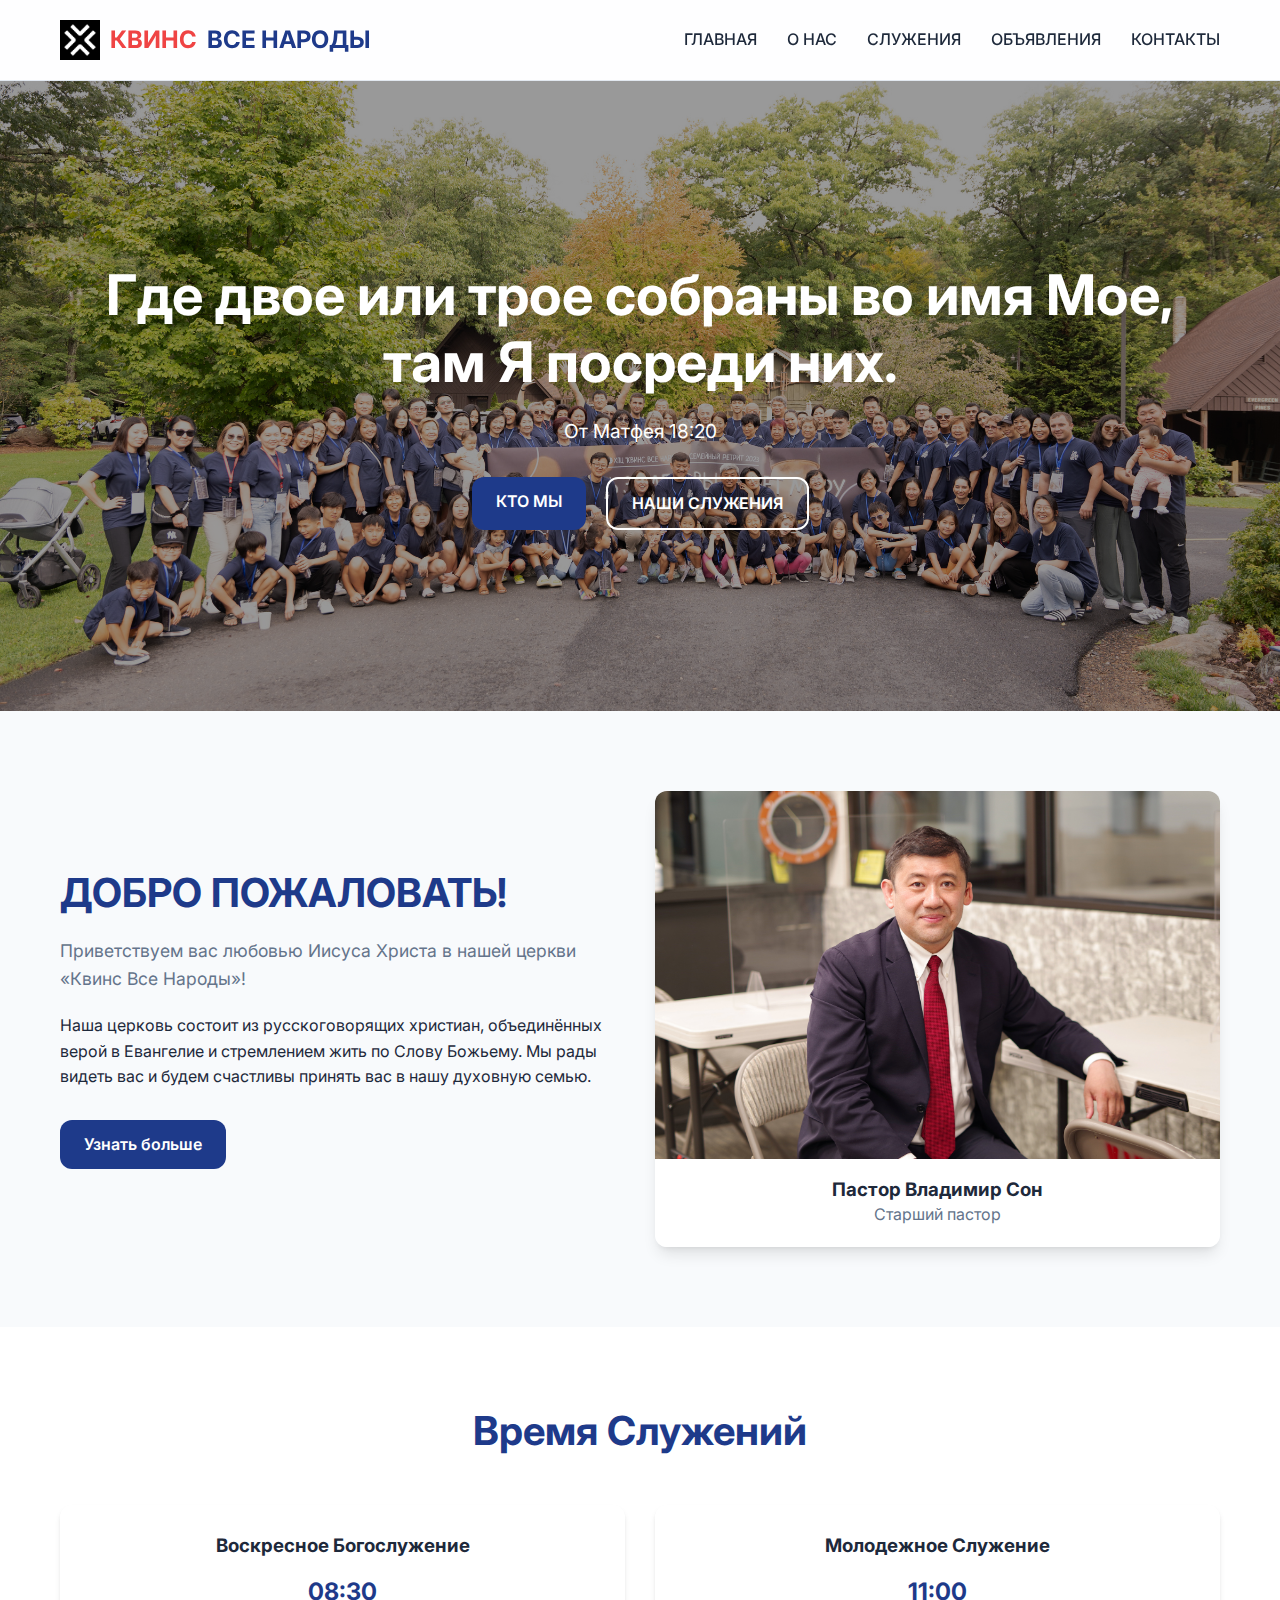
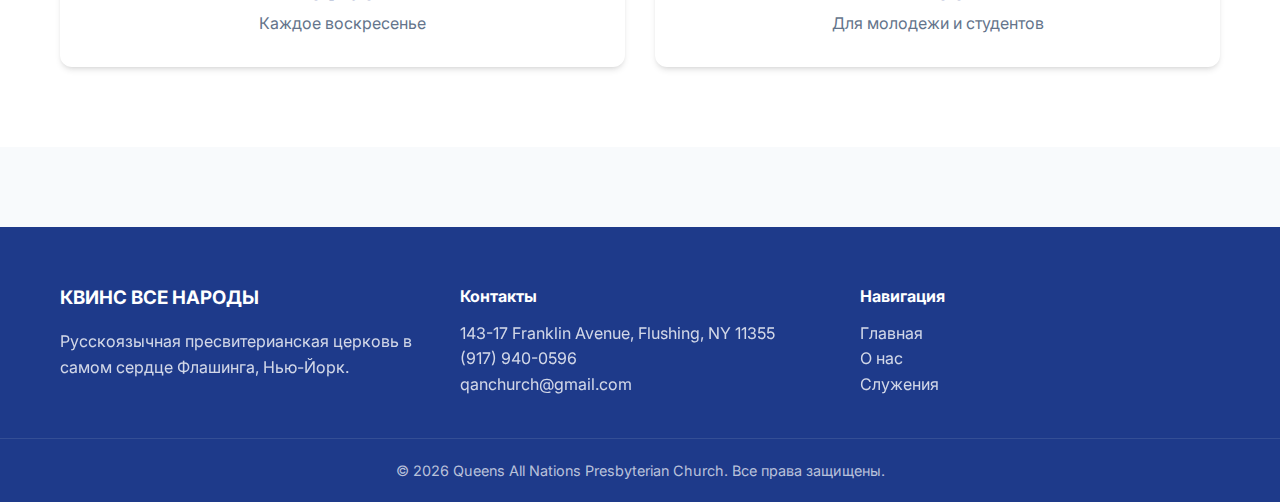
<file: html/index.html>
<!DOCTYPE html>
<html lang="ru">

<head>
  <meta charset="UTF-8">
  <meta name="viewport" content="width=device-width, initial-scale=1.0">
  <title>Квинс Все Народы | Главная</title>
  <meta name="description"
    content="Церковь «Квинс Все Народы» - русскоязычная пресвитерианская церковь в Нью-Йорке. Присоединяйтесь к нашей духовной семье.">
  <link rel="stylesheet" href="index.css">
</head>

<body>

  <nav>
    <div class="container nav-content">
      <a href="index.html" class="logo">
        <img src="images/logo.png" alt="Logo" style="height: 40px;">
        <span style="color: var(--secondary)">КВИНС</span> ВСЕ НАРОДЫ
      </a>
      <div class="nav-links">
        <a href="index.html">ГЛАВНАЯ</a>
        <a href="about.html">О НАС</a>
        <a href="ministries.html">СЛУЖЕНИЯ</a>
        <a href="announcements.html">ОБЪЯВЛЕНИЯ</a>
        <a href="contact.html">КОНТАКТЫ</a>
      </div>
    </div>
  </nav>

  <header class="hero">
    <img src="images/hero.jpg" alt="Церковное собрание" class="hero-img">
    <div class="container hero-content">
      <h1>Где двое или трое собраны во имя Мое, там Я посреди них.</h1>
      <p style="font-size: 1.2rem; margin-bottom: 30px;">От Матфея 18:20</p>
      <div style="display: flex; gap: 20px; justify-content: center;">
        <a href="about.html" class="btn btn-primary">КТО МЫ</a>
        <a href="ministries.html" class="btn btn-outline" style="color: white; border-color: white;">НАШИ СЛУЖЕНИЯ</a>
      </div>
    </div>
  </header>

  <section>
    <div class="container">
      <div class="grid" style="align-items: center;">
        <div>
          <h2 style="font-size: 2.5rem; margin-bottom: 20px; color: var(--primary);">ДОБРО ПОЖАЛОВАТЬ!</h2>
          <p style="margin-bottom: 20px; font-size: 1.1rem; color: var(--text-muted);">
            Приветствуем вас любовью Иисуса Христа в нашей церкви «Квинс Все Народы»!
          </p>
          <p style="margin-bottom: 30px;">
            Наша церковь состоит из русскоговорящих христиан, объединённых верой в Евангелие и стремлением жить по Слову
            Божьему. Мы рады видеть вас и будем счастливы принять вас в нашу духовную семью.
          </p>
          <a href="about.html" class="btn btn-primary">Узнать больше</a>
        </div>
        <div style="border-radius: var(--radius); overflow: hidden; box-shadow: var(--shadow-lg);">
          <img src="images/pastor.jpg" alt="Пастор Владимир Сон" style="width: 100%; display: block;">
          <div style="padding: 20px; text-align: center; background: white;">
            <h3 style="margin: 0;">Пастор Владимир Сон</h3>
            <p style="color: var(--text-muted);">Старший пастор</p>
          </div>
        </div>
      </div>
    </div>
  </section>

  <section style="background: var(--surface);">
    <div class="container">
      <div class="section-title">
        <h2>Время Служений</h2>
      </div>
      <div class="grid">
        <div class="card" style="text-align: center;">
          <h3 style="margin-bottom: 15px;">Воскресное Богослужение</h3>
          <p style="font-size: 1.5rem; font-weight: 700; color: var(--primary);">08:30</p>
          <p style="color: var(--text-muted);">Каждое воскресенье</p>
        </div>
        <div class="card" style="text-align: center;">
          <h3 style="margin-bottom: 15px;">Молодежное Служение</h3>
          <p style="font-size: 1.5rem; font-weight: 700; color: var(--primary);">11:00</p>
          <p style="color: var(--text-muted);">Для молодежи и студентов</p>
        </div>
      </div>
    </div>
  </section>

  <footer>
    <div class="container footer-content">
      <div>
        <h3>КВИНС ВСЕ НАРОДЫ</h3>
        <p style="margin-top: 20px; opacity: 0.8;">
          Русскоязычная пресвитерианская церковь в самом сердце Флашинга, Нью-Йорк.
        </p>
      </div>
      <div>
        <h4>Контакты</h4>
        <p style="margin-top: 15px; opacity: 0.8;">
          143-17 Franklin Avenue, Flushing, NY 11355<br>
          (917) 940-0596<br>
          qanchurch@gmail.com
        </p>
      </div>
      <div>
        <h4>Навигация</h4>
        <ul style="list-style: none; margin-top: 15px; opacity: 0.8;">
          <li><a href="index.html" style="color: white; text-decoration: none;">Главная</a></li>
          <li><a href="about.html" style="color: white; text-decoration: none;">О нас</a></li>
          <li><a href="ministries.html" style="color: white; text-decoration: none;">Служения</a></li>
        </ul>
      </div>
    </div>
    <div class="footer-bottom">
      &copy; 2026 Queens All Nations Presbyterian Church. Все права защищены.
    </div>
  </footer>

</body>

</html>
</file>
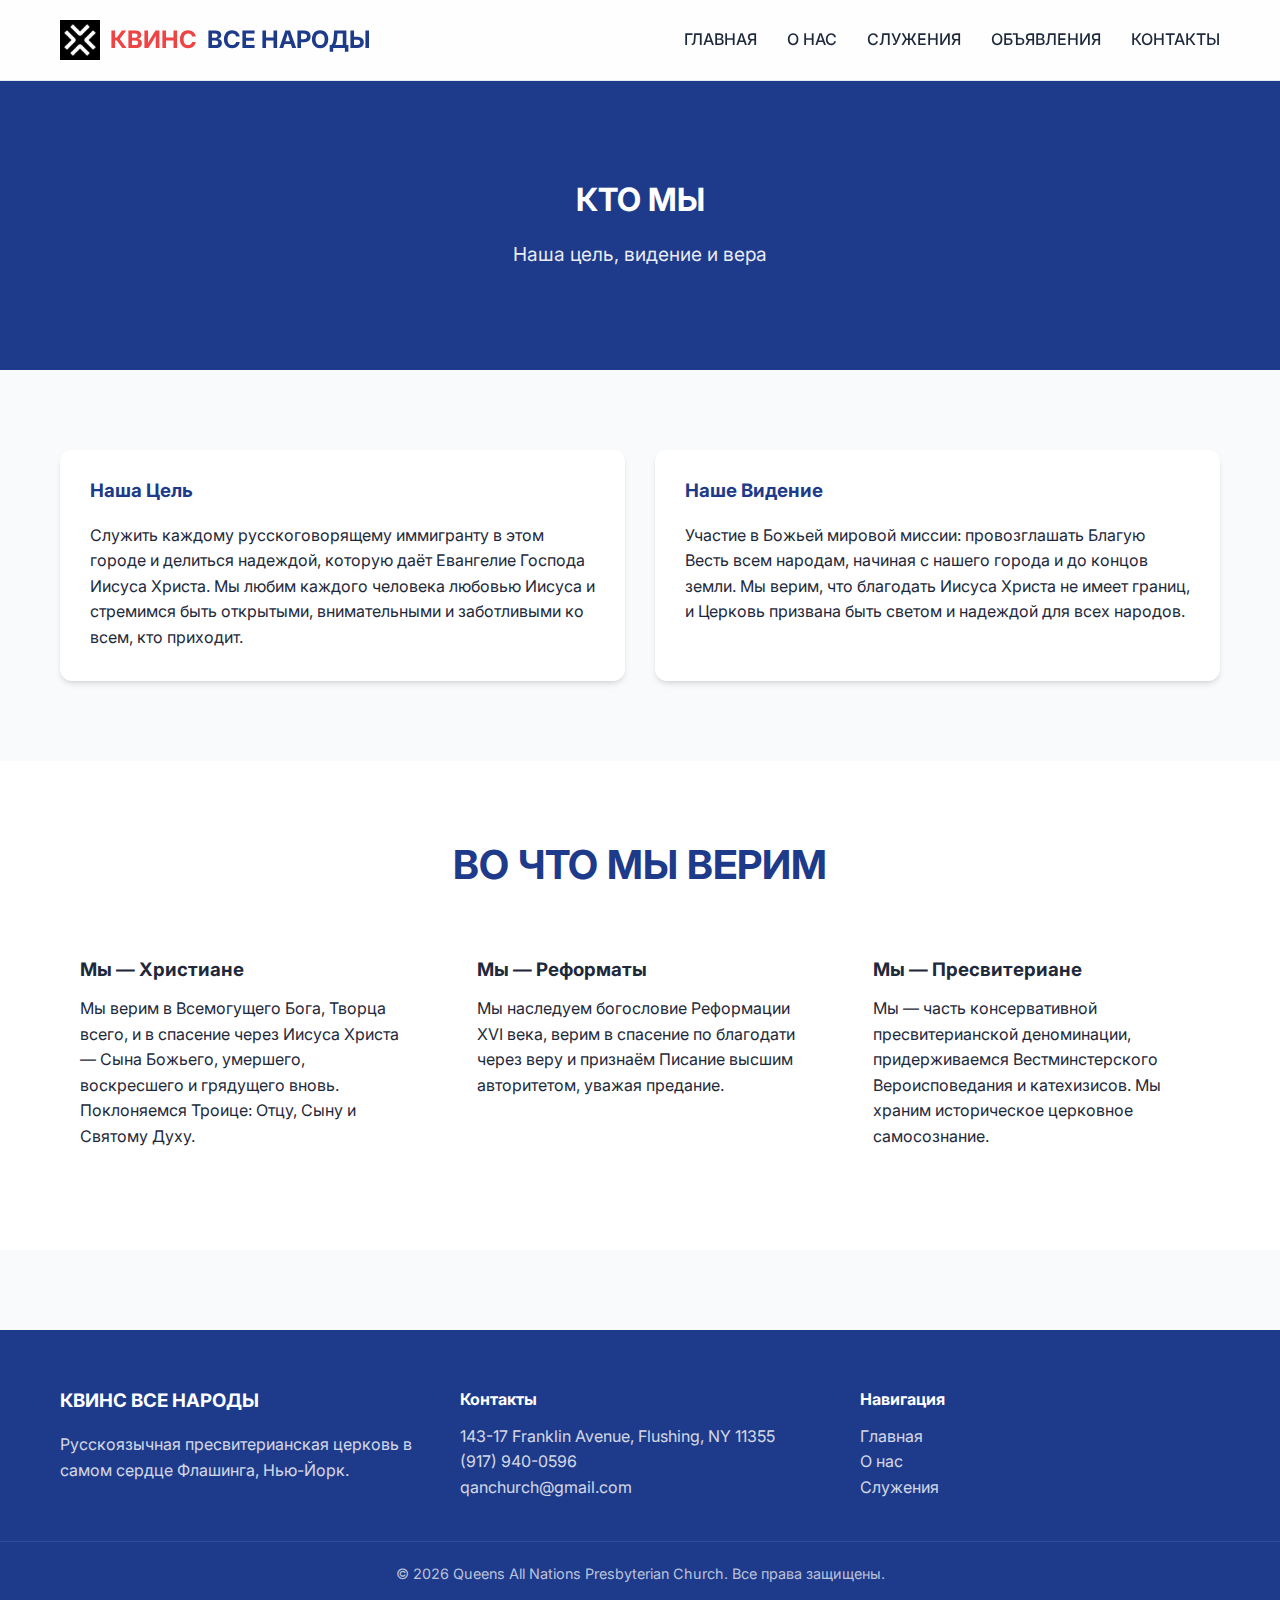
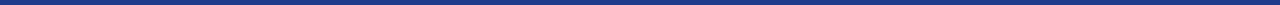
<file: html/about.html>
<!DOCTYPE html>
<html lang="ru">

<head>
    <meta charset="UTF-8">
    <meta name="viewport" content="width=device-width, initial-scale=1.0">
    <title>О нас | Квинс Все Народы</title>
    <link rel="stylesheet" href="index.css">
</head>

<body>

    <nav>
        <div class="container nav-content">
            <a href="index.html" class="logo">
                <img src="images/logo.png" alt="Logo" style="height: 40px;">
                <span style="color: var(--secondary)">КВИНС</span> ВСЕ НАРОДЫ
            </a>
            <div class="nav-links">
                <a href="index.html">ГЛАВНАЯ</a>
                <a href="about.html">О НАС</a>
                <a href="ministries.html">СЛУЖЕНИЯ</a>
                <a href="announcements.html">ОБЪЯВЛЕНИЯ</a>
                <a href="contact.html">КОНТАКТЫ</a>
            </div>
        </div>
    </nav>

    <header style="background: var(--primary); color: white; padding: 100px 0; text-align: center;">
        <div class="container">
            <h1>КТО МЫ</h1>
            <p style="margin-top: 20px; font-size: 1.2rem; opacity: 0.9;">Наша цель, видение и вера</p>
        </div>
    </header>

    <section>
        <div class="container">
            <div class="grid">
                <div class="card">
                    <h3 style="color: var(--primary); margin-bottom: 20px;">Наша Цель</h3>
                    <p>Служить каждому русскоговорящему иммигранту в этом городе и делиться надеждой, которую даёт
                        Евангелие Господа Иисуса Христа. Мы любим каждого человека любовью Иисуса и стремимся быть
                        открытыми, внимательными и заботливыми ко всем, кто приходит.</p>
                </div>
                <div class="card">
                    <h3 style="color: var(--primary); margin-bottom: 20px;">Наше Видение</h3>
                    <p>Участие в Божьей мировой миссии: провозглашать Благую Весть всем народам, начиная с нашего города
                        и до концов земли. Мы верим, что благодать Иисуса Христа не имеет границ, и Церковь призвана
                        быть светом и надеждой для всех народов.</p>
                </div>
            </div>
        </div>
    </section>

    <section style="background: white;">
        <div class="container">
            <div class="section-title">
                <h2>ВО ЧТО МЫ ВЕРИМ</h2>
            </div>
            <div class="grid">
                <div style="padding: 20px;">
                    <h3 style="margin-bottom: 15px;">Мы — Христиане</h3>
                    <p>Мы верим в Всемогущего Бога, Творца всего, и в спасение через Иисуса Христа — Сына Божьего,
                        умершего, воскресшего и грядущего вновь. Поклоняемся Троице: Отцу, Сыну и Святому Духу.</p>
                </div>
                <div style="padding: 20px;">
                    <h3 style="margin-bottom: 15px;">Мы — Реформаты</h3>
                    <p>Мы наследуем богословие Реформации XVI века, верим в спасение по благодати через веру и признаём
                        Писание высшим авторитетом, уважая предание.</p>
                </div>
                <div style="padding: 20px;">
                    <h3 style="margin-bottom: 15px;">Мы — Пресвитериане</h3>
                    <p>Мы — часть консервативной пресвитерианской деноминации, придерживаемся Вестминстерского
                        Вероисповедания и катехизисов. Мы храним историческое церковное самосознание.</p>
                </div>
            </div>
        </div>
    </section>

    <footer>
        <div class="container footer-content">
            <div>
                <h3>КВИНС ВСЕ НАРОДЫ</h3>
                <p style="margin-top: 20px; opacity: 0.8;">
                    Русскоязычная пресвитерианская церковь в самом сердце Флашинга, Нью-Йорк.
                </p>
            </div>
            <div>
                <h4>Контакты</h4>
                <p style="margin-top: 15px; opacity: 0.8;">
                    143-17 Franklin Avenue, Flushing, NY 11355<br>
                    (917) 940-0596<br>
                    qanchurch@gmail.com
                </p>
            </div>
            <div>
                <h4>Навигация</h4>
                <ul style="list-style: none; margin-top: 15px; opacity: 0.8;">
                    <li><a href="index.html" style="color: white; text-decoration: none;">Главная</a></li>
                    <li><a href="about.html" style="color: white; text-decoration: none;">О нас</a></li>
                    <li><a href="ministries.html" style="color: white; text-decoration: none;">Служения</a></li>
                </ul>
            </div>
        </div>
        <div class="footer-bottom">
            &copy; 2026 Queens All Nations Presbyterian Church. Все права защищены.
        </div>
    </footer>

</body>

</html>
</file>
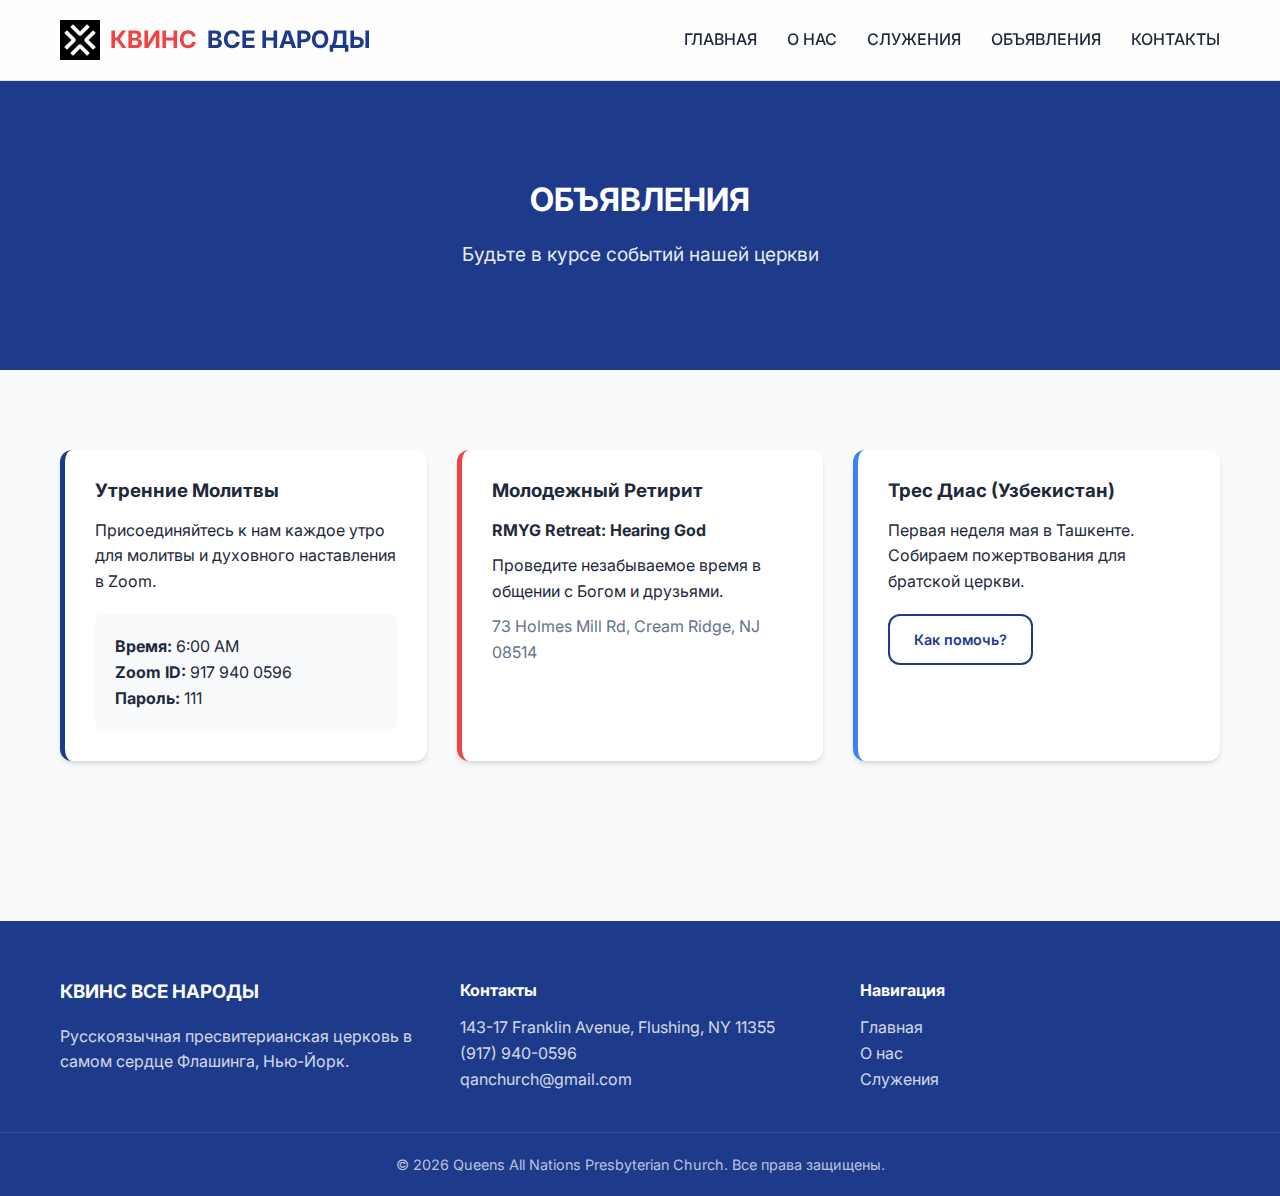
<file: html/announcements.html>
<!DOCTYPE html>
<html lang="ru">

<head>
    <meta charset="UTF-8">
    <meta name="viewport" content="width=device-width, initial-scale=1.0">
    <title>Объявления | Квинс Все Народы</title>
    <link rel="stylesheet" href="index.css">
</head>

<body>

    <nav>
        <div class="container nav-content">
            <a href="index.html" class="logo">
                <img src="images/logo.png" alt="Logo" style="height: 40px;">
                <span style="color: var(--secondary)">КВИНС</span> ВСЕ НАРОДЫ
            </a>
            <div class="nav-links">
                <a href="index.html">ГЛАВНАЯ</a>
                <a href="about.html">О НАС</a>
                <a href="ministries.html">СЛУЖЕНИЯ</a>
                <a href="announcements.html">ОБЪЯВЛЕНИЯ</a>
                <a href="contact.html">КОНТАКТЫ</a>
            </div>
        </div>
    </nav>

    <header style="background: var(--primary); color: white; padding: 100px 0; text-align: center;">
        <div class="container">
            <h1>ОБЪЯВЛЕНИЯ</h1>
            <p style="margin-top: 20px; font-size: 1.2rem; opacity: 0.9;">Будьте в курсе событий нашей церкви</p>
        </div>
    </header>

    <section>
        <div class="container">
            <div class="grid">
                <!-- Morning Prayers -->
                <div class="card" style="border-left: 5px solid var(--primary);">
                    <h3 style="margin-bottom: 15px;">Утренние Молитвы</h3>
                    <p style="margin-bottom: 20px;">Присоединяйтесь к нам каждое утро для молитвы и духовного
                        наставления в Zoom.</p>
                    <div style="background: var(--bg); padding: 20px; border-radius: 8px;">
                        <p><strong>Время:</strong> 6:00 AM</p>
                        <p><strong>Zoom ID:</strong> 917 940 0596</p>
                        <p><strong>Пароль:</strong> 111</p>
                    </div>
                </div>

                <!-- RMYG Retreat -->
                <div class="card" style="border-left: 5px solid var(--secondary);">
                    <h3 style="margin-bottom: 15px;">Молодежный Ретирит</h3>
                    <p><strong>RMYG Retreat: Hearing God</strong></p>
                    <p style="margin-top: 10px;">Проведите незабываемое время в общении с Богом и друзьями.</p>
                    <p style="margin-top: 10px; color: var(--text-muted);">
                        73 Holmes Mill Rd, Cream Ridge, NJ 08514
                    </p>
                </div>

                <!-- Tres Dias -->
                <div class="card" style="border-left: 5px solid var(--primary-light);">
                    <h3 style="margin-bottom: 15px;">Трес Диас (Узбекистан)</h3>
                    <p>Первая неделя мая в Ташкенте. Собираем пожертвования для братской церкви.</p>
                    <a href="contact.html" class="btn btn-outline" style="margin-top: 20px; font-size: 0.9rem;">Как
                        помочь?</a>
                </div>
            </div>
        </div>
    </section>

    <footer>
        <div class="container footer-content">
            <div>
                <h3>КВИНС ВСЕ НАРОДЫ</h3>
                <p style="margin-top: 20px; opacity: 0.8;">
                    Русскоязычная пресвитерианская церковь в самом сердце Флашинга, Нью-Йорк.
                </p>
            </div>
            <div>
                <h4>Контакты</h4>
                <p style="margin-top: 15px; opacity: 0.8;">
                    143-17 Franklin Avenue, Flushing, NY 11355<br>
                    (917) 940-0596<br>
                    qanchurch@gmail.com
                </p>
            </div>
            <div>
                <h4>Навигация</h4>
                <ul style="list-style: none; margin-top: 15px; opacity: 0.8;">
                    <li><a href="index.html" style="color: white; text-decoration: none;">Главная</a></li>
                    <li><a href="about.html" style="color: white; text-decoration: none;">О нас</a></li>
                    <li><a href="ministries.html" style="color: white; text-decoration: none;">Служения</a></li>
                </ul>
            </div>
        </div>
        <div class="footer-bottom">
            &copy; 2026 Queens All Nations Presbyterian Church. Все права защищены.
        </div>
    </footer>

</body>

</html>
</file>
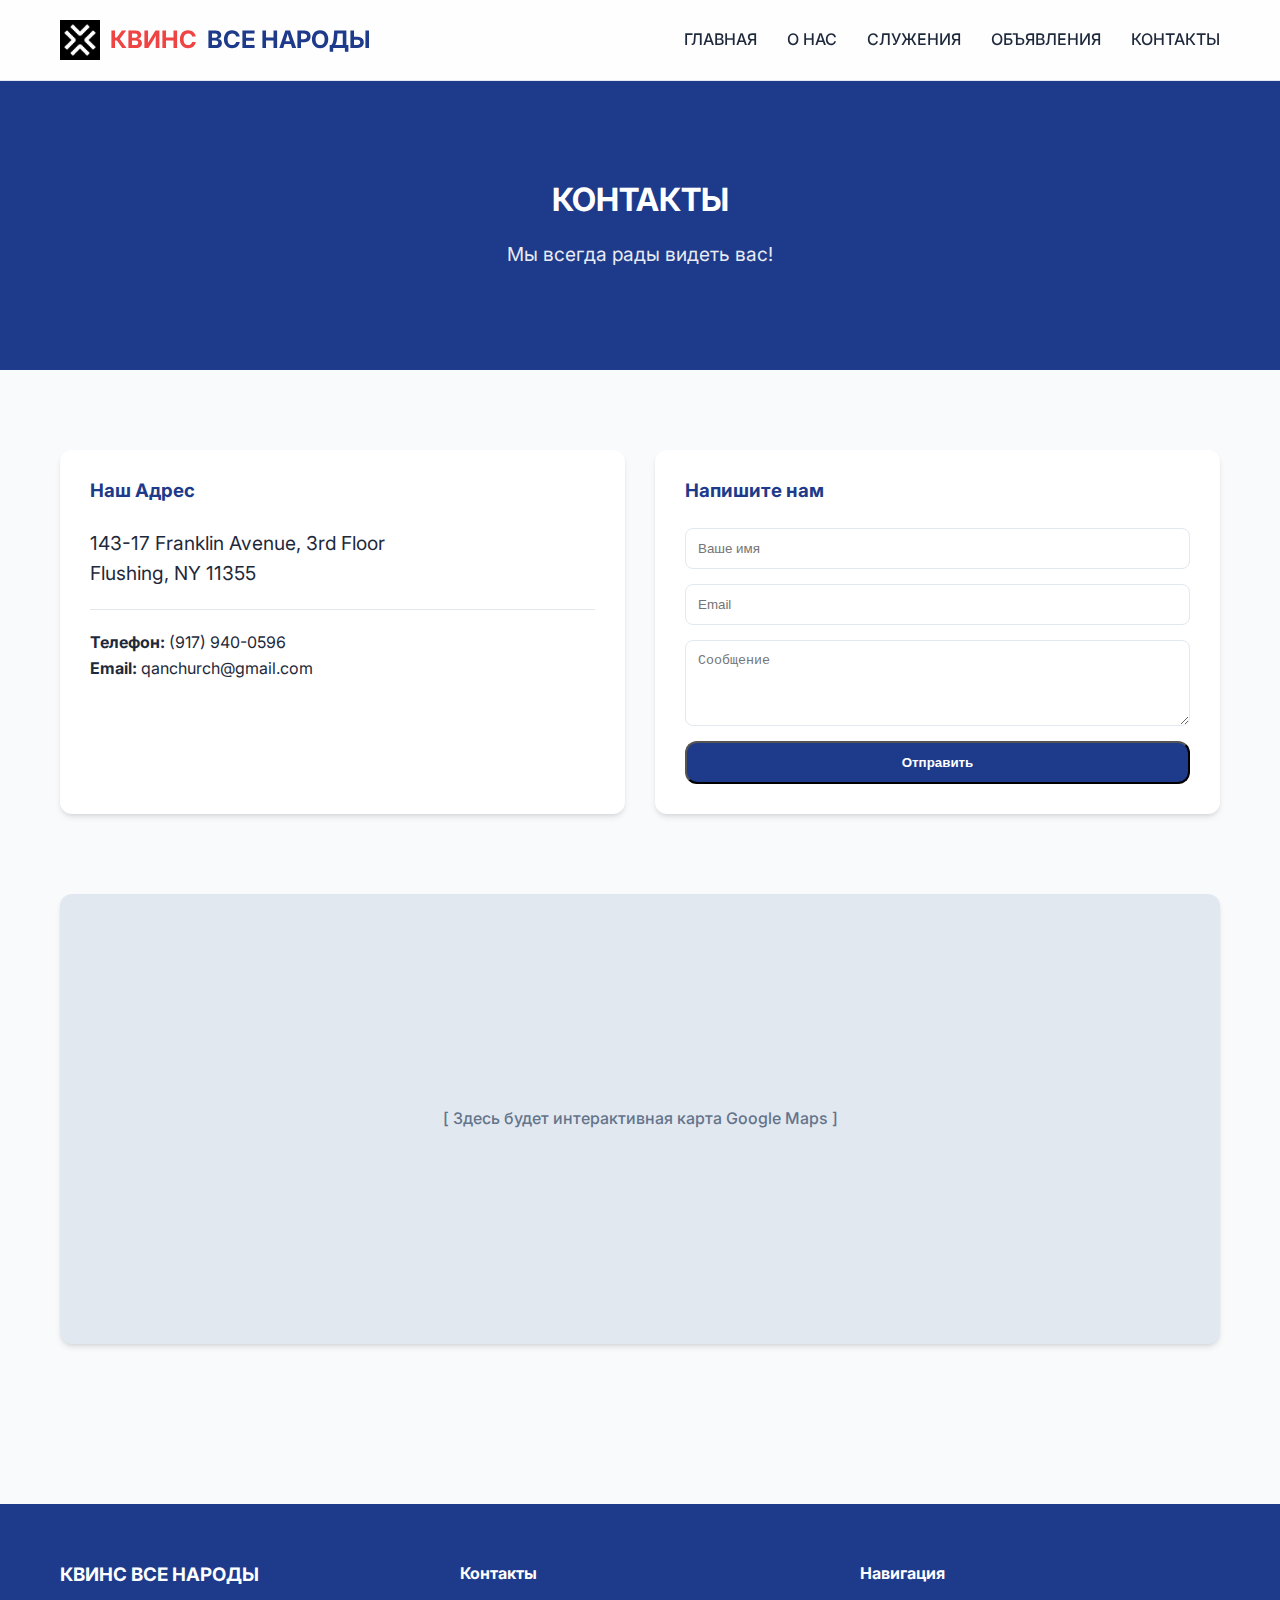
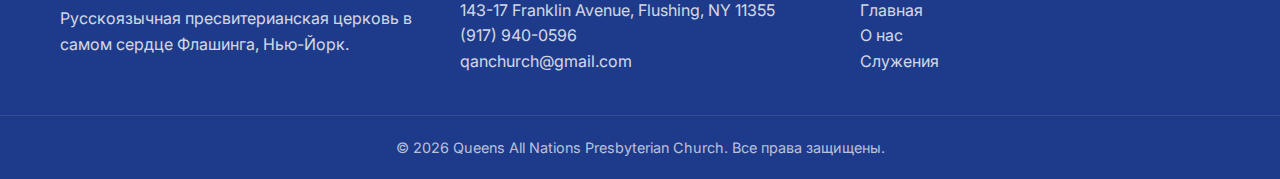
<file: html/contact.html>
<!DOCTYPE html>
<html lang="ru">

<head>
    <meta charset="UTF-8">
    <meta name="viewport" content="width=device-width, initial-scale=1.0">
    <title>Контакты | Квинс Все Народы</title>
    <link rel="stylesheet" href="index.css">
</head>

<body>

    <nav>
        <div class="container nav-content">
            <a href="index.html" class="logo">
                <img src="images/logo.png" alt="Logo" style="height: 40px;">
                <span style="color: var(--secondary)">КВИНС</span> ВСЕ НАРОДЫ
            </a>
            <div class="nav-links">
                <a href="index.html">ГЛАВНАЯ</a>
                <a href="about.html">О НАС</a>
                <a href="ministries.html">СЛУЖЕНИЯ</a>
                <a href="announcements.html">ОБЪЯВЛЕНИЯ</a>
                <a href="contact.html">КОНТАКТЫ</a>
            </div>
        </div>
    </nav>

    <header style="background: var(--primary); color: white; padding: 100px 0; text-align: center;">
        <div class="container">
            <h1>КОНТАКТЫ</h1>
            <p style="margin-top: 20px; font-size: 1.2rem; opacity: 0.9;">Мы всегда рады видеть вас!</p>
        </div>
    </header>

    <section>
        <div class="container">
            <div class="grid">
                <div class="card">
                    <h3 style="margin-bottom: 25px; color: var(--primary);">Наш Адрес</h3>
                    <p style="font-size: 1.2rem; margin-bottom: 20px;">
                        143-17 Franklin Avenue, 3rd Floor<br>
                        Flushing, NY 11355
                    </p>
                    <hr style="border: 0; border-top: 1px solid var(--border); margin: 20px 0;">
                    <p><strong>Телефон:</strong> (917) 940-0596</p>
                    <p><strong>Email:</strong> qanchurch@gmail.com</p>
                </div>

                <div class="card">
                    <h3 style="margin-bottom: 25px; color: var(--primary);">Напишите нам</h3>
                    <form style="display: flex; flex-direction: column; gap: 15px;">
                        <input type="text" placeholder="Ваше имя"
                            style="padding: 12px; border: 1px solid var(--border); border-radius: 8px;">
                        <input type="email" placeholder="Email"
                            style="padding: 12px; border: 1px solid var(--border); border-radius: 8px;">
                        <textarea placeholder="Сообщение" rows="4"
                            style="padding: 12px; border: 1px solid var(--border); border-radius: 8px;"></textarea>
                        <button type="button" class="btn btn-primary">Отправить</button>
                    </form>
                </div>
            </div>
        </div>
    </section>

    <section style="padding-top: 0;">
        <div class="container">
            <div
                style="width: 100%; height: 450px; background: #e2e8f0; border-radius: var(--radius); display: flex; align-items: center; justify-content: center; overflow: hidden; box-shadow: var(--shadow);">
                <p style="color: var(--text-muted); font-weight: 500;">[ Здесь будет интерактивная карта Google Maps ]
                </p>
                <!-- In a real scenario, I would embed an iframe here -->
            </div>
        </div>
    </section>

    <footer>
        <div class="container footer-content">
            <div>
                <h3>КВИНС ВСЕ НАРОДЫ</h3>
                <p style="margin-top: 20px; opacity: 0.8;">
                    Русскоязычная пресвитерианская церковь в самом сердце Флашинга, Нью-Йорк.
                </p>
            </div>
            <div>
                <h4>Контакты</h4>
                <p style="margin-top: 15px; opacity: 0.8;">
                    143-17 Franklin Avenue, Flushing, NY 11355<br>
                    (917) 940-0596<br>
                    qanchurch@gmail.com
                </p>
            </div>
            <div>
                <h4>Навигация</h4>
                <ul style="list-style: none; margin-top: 15px; opacity: 0.8;">
                    <li><a href="index.html" style="color: white; text-decoration: none;">Главная</a></li>
                    <li><a href="about.html" style="color: white; text-decoration: none;">О нас</a></li>
                    <li><a href="ministries.html" style="color: white; text-decoration: none;">Служения</a></li>
                </ul>
            </div>
        </div>
        <div class="footer-bottom">
            &copy; 2026 Queens All Nations Presbyterian Church. Все права защищены.
        </div>
    </footer>

</body>

</html>
</file>
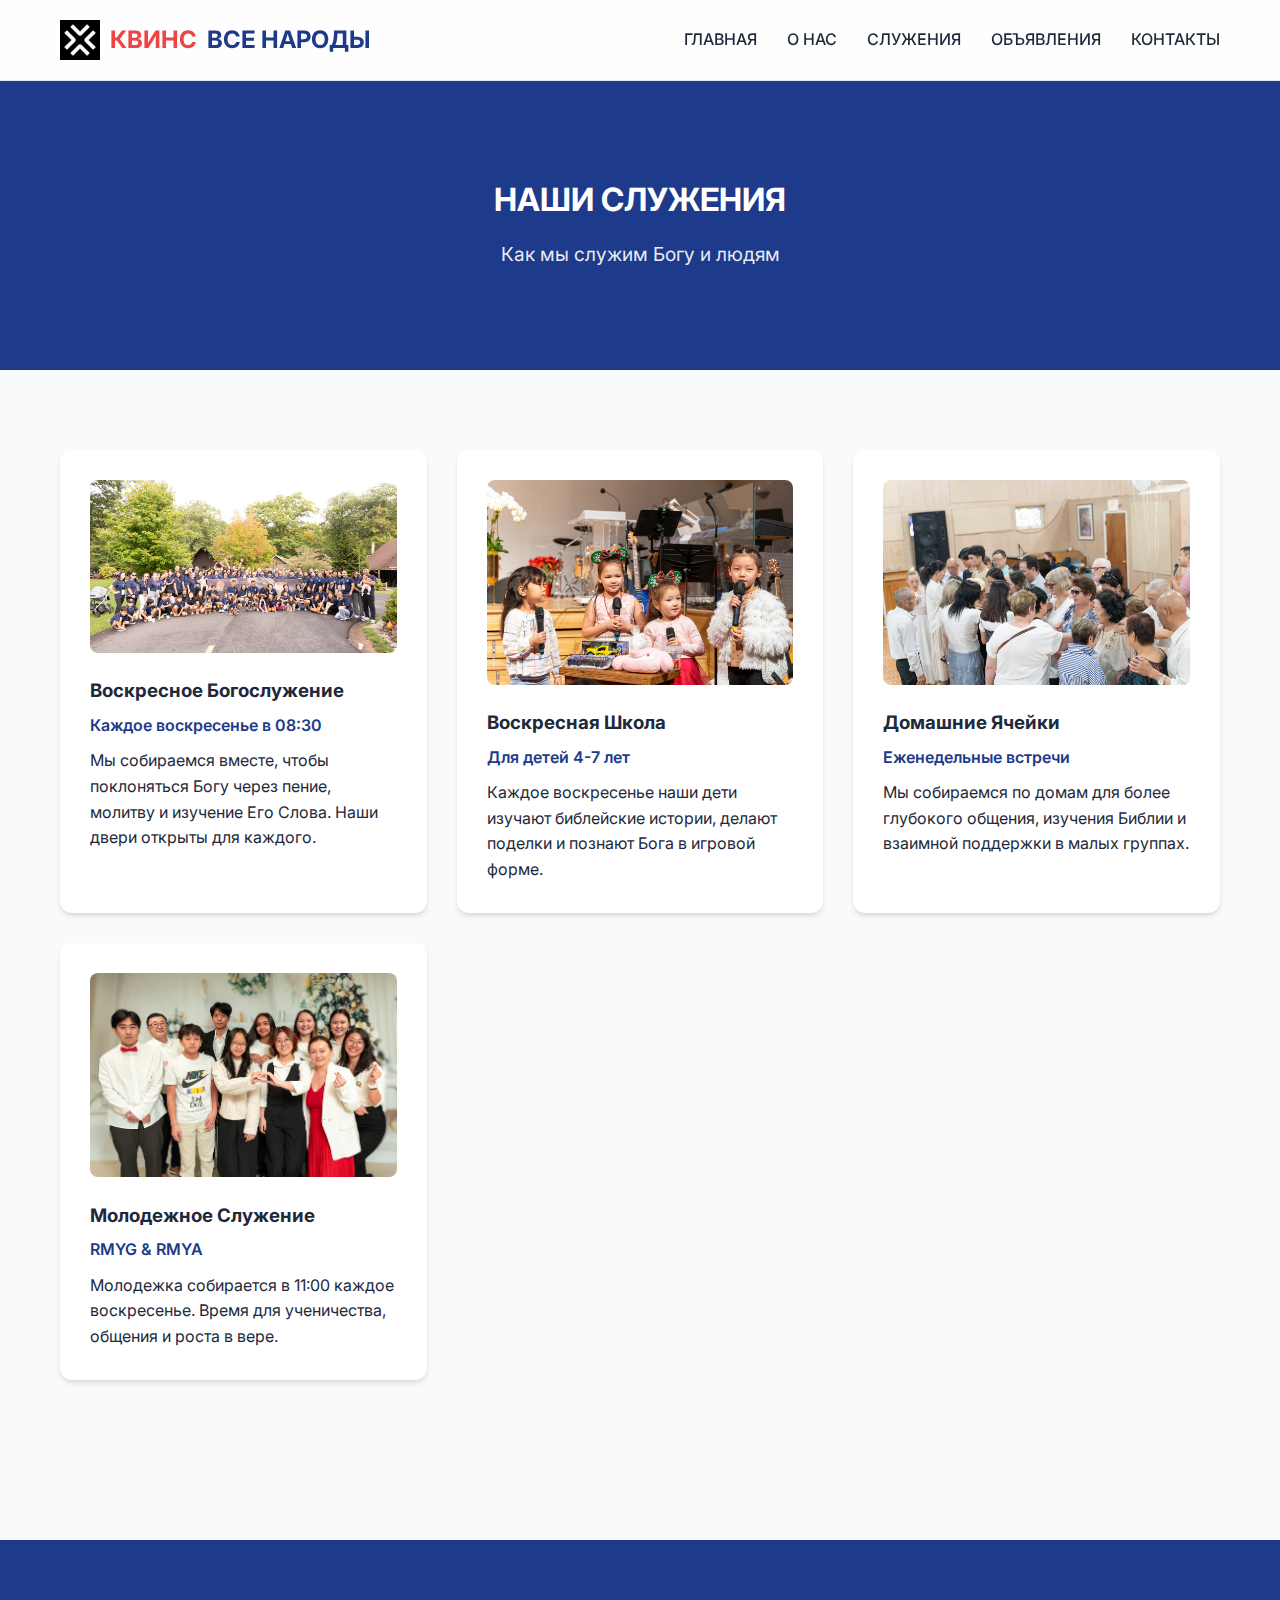
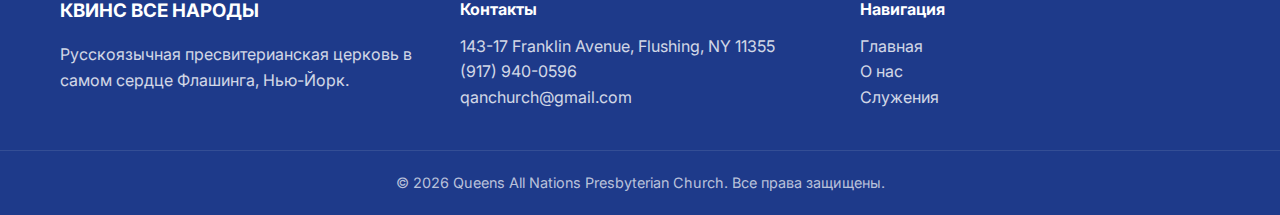
<file: html/ministries.html>
<!DOCTYPE html>
<html lang="ru">

<head>
    <meta charset="UTF-8">
    <meta name="viewport" content="width=device-width, initial-scale=1.0">
    <title>Служения | Квинс Все Народы</title>
    <link rel="stylesheet" href="index.css">
</head>

<body>

    <nav>
        <div class="container nav-content">
            <a href="index.html" class="logo">
                <img src="images/logo.png" alt="Logo" style="height: 40px;">
                <span style="color: var(--secondary)">КВИНС</span> ВСЕ НАРОДЫ
            </a>
            <div class="nav-links">
                <a href="index.html">ГЛАВНАЯ</a>
                <a href="about.html">О НАС</a>
                <a href="ministries.html">СЛУЖЕНИЯ</a>
                <a href="announcements.html">ОБЪЯВЛЕНИЯ</a>
                <a href="contact.html">КОНТАКТЫ</a>
            </div>
        </div>
    </nav>

    <header style="background: var(--primary); color: white; padding: 100px 0; text-align: center;">
        <div class="container">
            <h1>НАШИ СЛУЖЕНИЯ</h1>
            <p style="margin-top: 20px; font-size: 1.2rem; opacity: 0.9;">Как мы служим Богу и людям</p>
        </div>
    </header>

    <section>
        <div class="container">
            <div class="grid">
                <!-- Sunday Service -->
                <div class="card">
                    <img src="images/hero.jpg" alt="Воскресное богослужение">
                    <h3>Воскресное Богослужение</h3>
                    <p style="color: var(--primary); font-weight: 600; margin: 10px 0;">Каждое воскресенье в 08:30</p>
                    <p>Мы собираемся вместе, чтобы поклоняться Богу через пение, молитву и изучение Его Слова. Наши
                        двери открыты для каждого.</p>
                </div>

                <!-- Sunday School -->
                <div class="card">
                    <img src="images/sunday-school.jpg" alt="Воскресная школа">
                    <h3>Воскресная Школа</h3>
                    <p style="color: var(--primary); font-weight: 600; margin: 10px 0;">Для детей 4-7 лет</p>
                    <p>Каждое воскресенье наши дети изучают библейские истории, делают поделки и познают Бога в игровой
                        форме.</p>
                </div>

                <!-- Home Cells -->
                <div class="card">
                    <img src="images/home-cell.jpg" alt="Домашние ячейки">
                    <h3>Домашние Ячейки</h3>
                    <p style="color: var(--primary); font-weight: 600; margin: 10px 0;">Еженедельные встречи</p>
                    <p>Мы собираемся по домам для более глубокого общения, изучения Библии и взаимной поддержки в малых
                        группах.</p>
                </div>

                <!-- Youth -->
                <div class="card">
                    <img src="images/youth.jpg" alt="Молодежное служение">
                    <h3>Молодежное Служение</h3>
                    <p style="color: var(--primary); font-weight: 600; margin: 10px 0;">RMYG & RMYA</p>
                    <p>Молодежка собирается в 11:00 каждое воскресенье. Время для ученичества, общения и роста в вере.
                    </p>
                </div>
            </div>
        </div>
    </section>

    <footer>
        <div class="container footer-content">
            <div>
                <h3>КВИНС ВСЕ НАРОДЫ</h3>
                <p style="margin-top: 20px; opacity: 0.8;">
                    Русскоязычная пресвитерианская церковь в самом сердце Флашинга, Нью-Йорк.
                </p>
            </div>
            <div>
                <h4>Контакты</h4>
                <p style="margin-top: 15px; opacity: 0.8;">
                    143-17 Franklin Avenue, Flushing, NY 11355<br>
                    (917) 940-0596<br>
                    qanchurch@gmail.com
                </p>
            </div>
            <div>
                <h4>Навигация</h4>
                <ul style="list-style: none; margin-top: 15px; opacity: 0.8;">
                    <li><a href="index.html" style="color: white; text-decoration: none;">Главная</a></li>
                    <li><a href="about.html" style="color: white; text-decoration: none;">О нас</a></li>
                    <li><a href="ministries.html" style="color: white; text-decoration: none;">Служения</a></li>
                </ul>
            </div>
        </div>
        <div class="footer-bottom">
            &copy; 2026 Queens All Nations Presbyterian Church. Все права защищены.
        </div>
    </footer>

</body>

</html>
</file>
<file: html/index.css>
@import url('https://fonts.googleapis.com/css2?family=Inter:wght@300;400;500;600;700&display=swap');

:root {
  --primary: #1e3a8a;
  --primary-light: #3b82f6;
  --secondary: #ef4444;
  --bg: #f8fafc;
  --surface: #ffffff;
  --text: #1e293b;
  --text-muted: #64748b;
  --border: #e2e8f0;
  --radius: 12px;
  --shadow: 0 4px 6px -1px rgb(0 0 0 / 0.1), 0 2px 4px -2px rgb(0 0 0 / 0.1);
  --shadow-lg: 0 10px 15px -3px rgb(0 0 0 / 0.1), 0 4px 6px -4px rgb(0 0 0 / 0.1);
}

* {
  margin: 0;
  padding: 0;
  box-sizing: border-box;
}

body {
  font-family: 'Inter', sans-serif;
  background-color: var(--bg);
  color: var(--text);
  line-height: 1.6;
}

/* Typography */
h1, h2, h3, h4 {
  font-weight: 700;
  line-height: 1.2;
}

/* Layout */
.container {
  max-width: 1200px;
  margin: 0 auto;
  padding: 0 20px;
}

/* Navigation */
nav {
  background: rgba(255, 255, 255, 0.8);
  backdrop-filter: blur(10px);
  position: sticky;
  top: 0;
  z-index: 1000;
  border-bottom: 1px solid var(--border);
}

.nav-content {
  display: flex;
  justify-content: space-between;
  align-items: center;
  height: 80px;
}

.logo {
  font-weight: 700;
  font-size: 1.5rem;
  color: var(--primary);
  text-decoration: none;
  display: flex;
  align-items: center;
  gap: 10px;
}

.nav-links {
  display: flex;
  gap: 30px;
}

.nav-links a {
  text-decoration: none;
  color: var(--text);
  font-weight: 500;
  transition: color 0.3s;
}

.nav-links a:hover {
  color: var(--primary);
}

/* Hero */
.hero {
  position: relative;
  height: 70vh;
  display: flex;
  align-items: center;
  justify-content: center;
  color: white;
  text-align: center;
  overflow: hidden;
}

.hero-img {
  position: absolute;
  top: 0;
  left: 0;
  width: 100%;
  height: 100%;
  object-fit: cover;
  z-index: -1;
  filter: brightness(0.6);
}

.hero-content h1 {
  font-size: 3.5rem;
  margin-bottom: 20px;
}

/* Sections */
section {
  padding: 80px 0;
}

.section-title {
  text-align: center;
  margin-bottom: 50px;
}

.section-title h2 {
  font-size: 2.5rem;
  color: var(--primary);
}

/* Cards */
.grid {
  display: grid;
  grid-template-columns: repeat(auto-fit, minmax(300px, 1fr));
  gap: 30px;
}

.card {
  background: var(--surface);
  padding: 30px;
  border-radius: var(--radius);
  box-shadow: var(--shadow);
  transition: transform 0.3s, box-shadow 0.3s;
}

.card:hover {
  transform: translateY(-5px);
  box-shadow: var(--shadow-lg);
}

.card img {
  width: 100%;
  border-radius: calc(var(--radius) - 4px);
  margin-bottom: 20px;
}

/* Footer */
footer {
  background: var(--primary);
  color: white;
  padding: 60px 0 20px;
  margin-top: 80px;
}

.footer-content {
  display: grid;
  grid-template-columns: repeat(auto-fit, minmax(200px, 1fr));
  gap: 40px;
}

.footer-bottom {
  text-align: center;
  margin-top: 40px;
  padding-top: 20px;
  border-top: 1px solid rgba(255,255,255,0.1);
  font-size: 0.9rem;
  color: rgba(255,255,255,0.7);
}

/* Buttons */
.btn {
  display: inline-block;
  padding: 12px 24px;
  border-radius: var(--radius);
  text-decoration: none;
  font-weight: 600;
  transition: all 0.3s;
  cursor: pointer;
}

.btn-primary {
  background: var(--primary);
  color: white;
}

.btn-primary:hover {
  background: var(--primary-light);
}

.btn-outline {
  border: 2px solid var(--primary);
  color: var(--primary);
}

.btn-outline:hover {
  background: var(--primary);
  color: white;
}

/* Responsive */
@media (max-width: 768px) {
  .hero-content h1 {
    font-size: 2rem;
  }
  .nav-links {
    display: none;
  }
}
</file>
